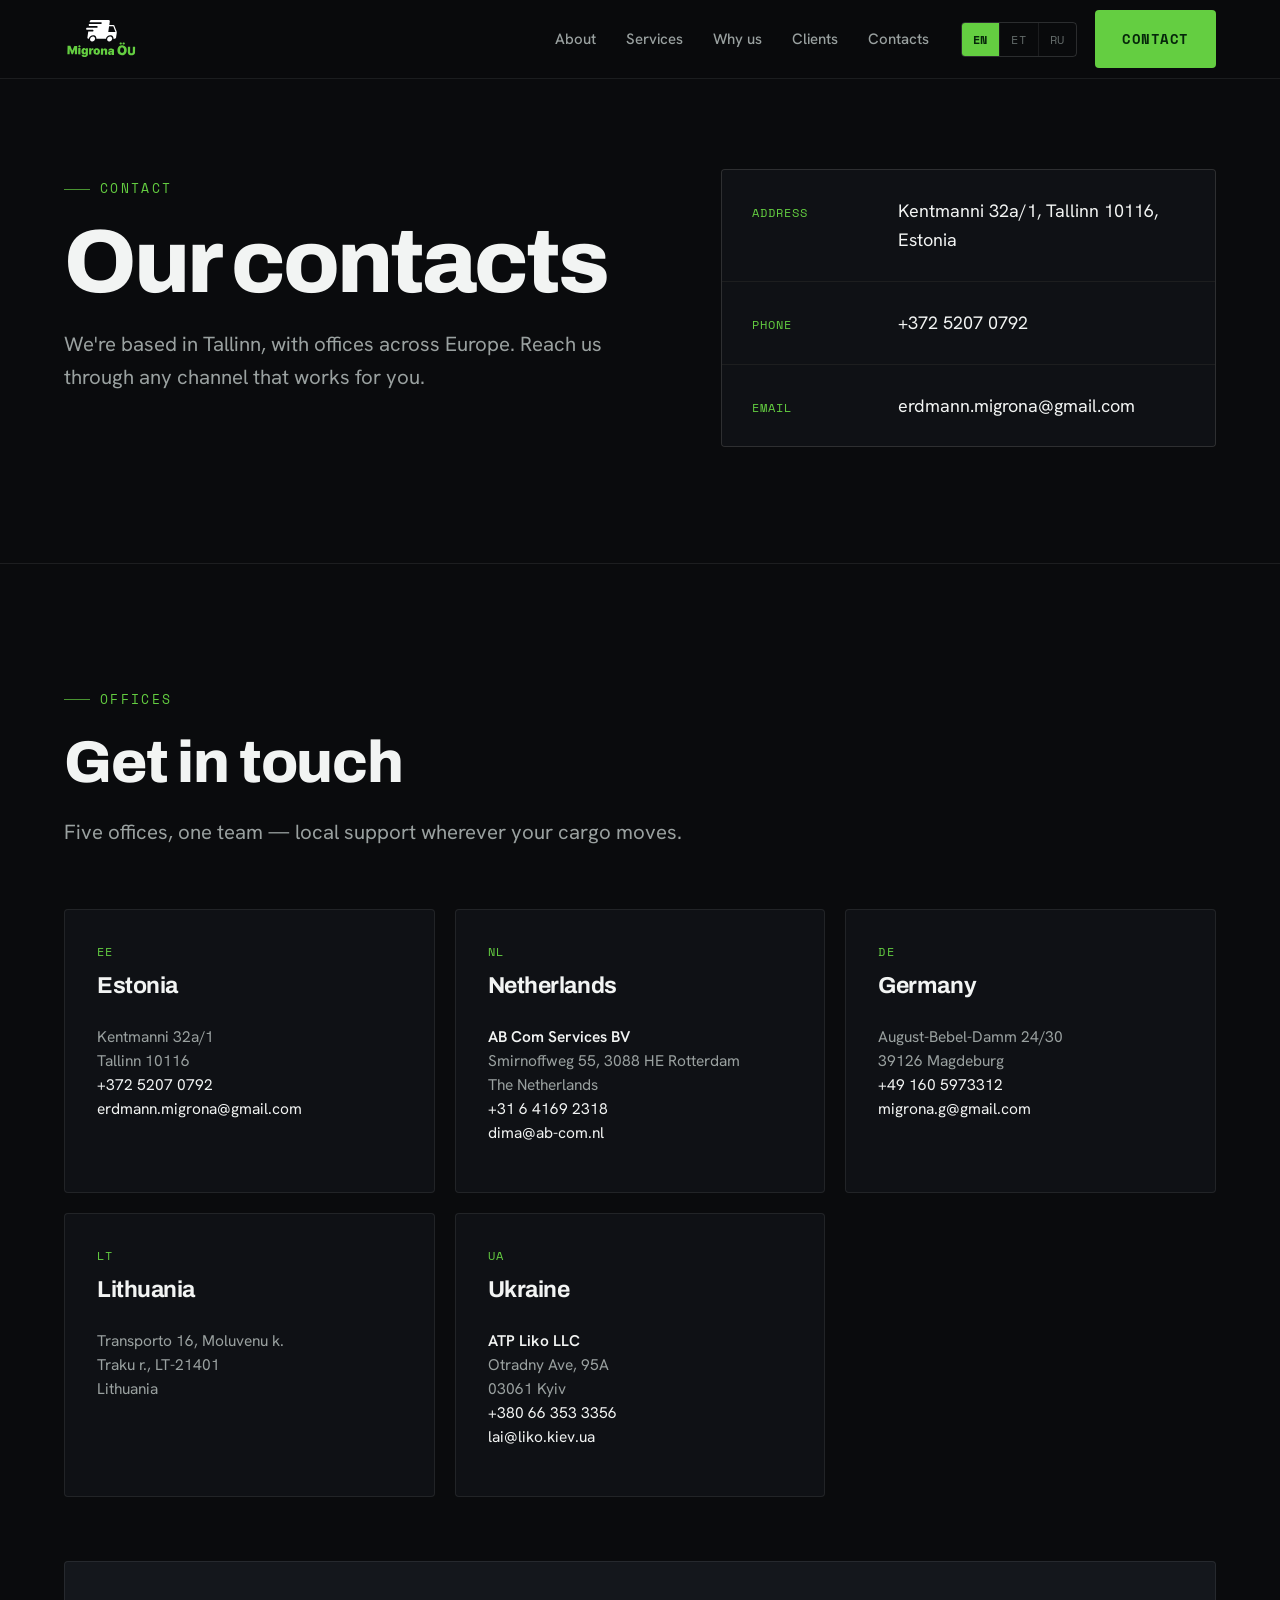
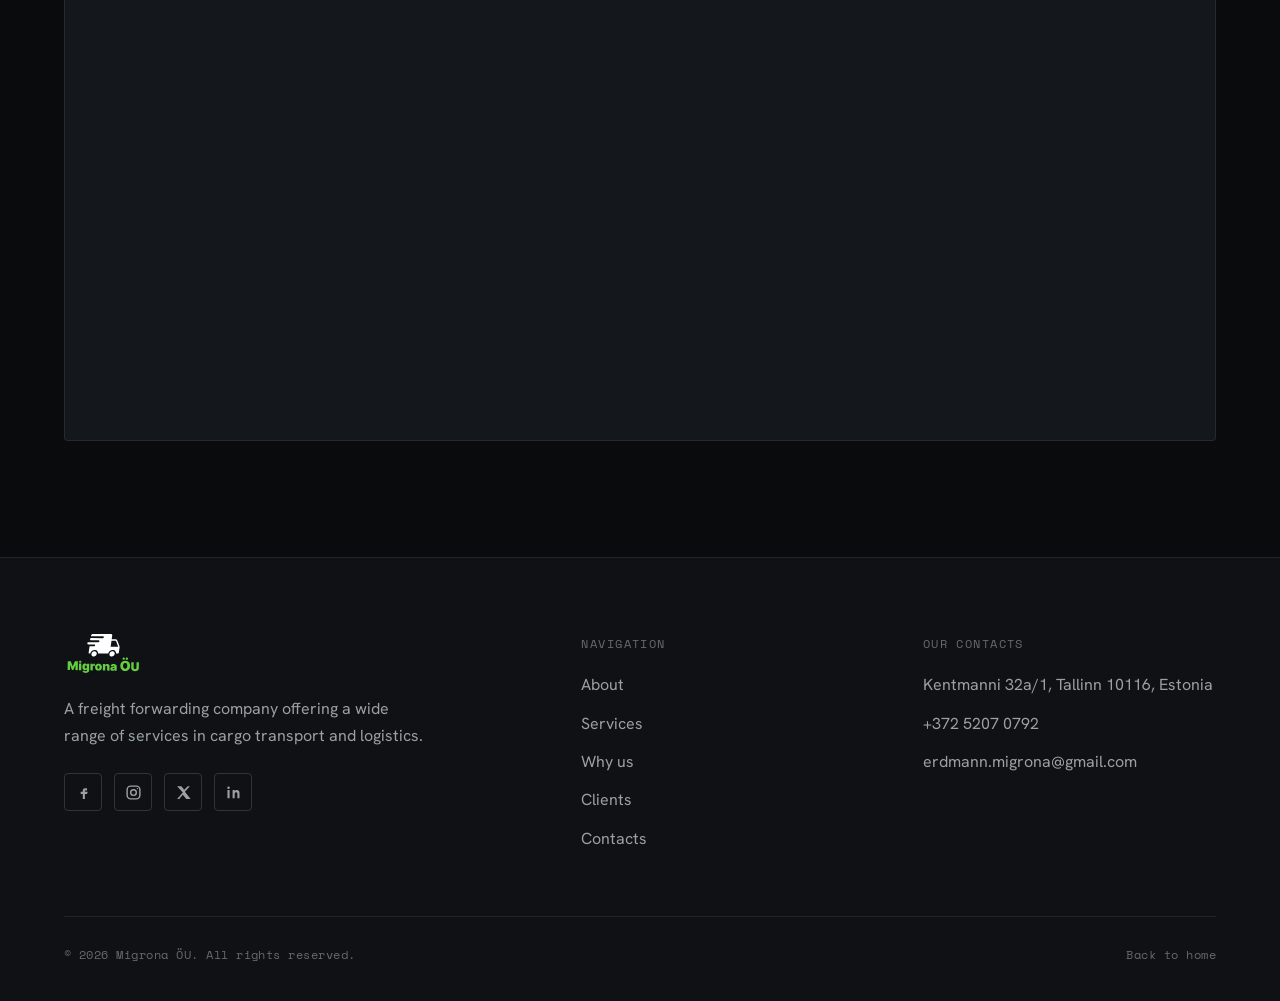
<file: contact.html>
<!DOCTYPE html>
<html lang="en">
<head>
<meta charset="utf-8">
<meta name="viewport" content="width=device-width, initial-scale=1">
<title>Contacts — Migrona ÖU</title>
<meta name="description" content="Contact Migrona ÖU — offices in Estonia, the Netherlands, Germany, Lithuania and Ukraine.">
<link rel="preconnect" href="https://fonts.googleapis.com">
<link rel="preconnect" href="https://fonts.gstatic.com" crossorigin>
<link href="https://fonts.googleapis.com/css2?family=Archivo:wght@500;600;700;800;900&family=Hanken+Grotesk:wght@400;500;600;700&family=Space+Mono:wght@400;700&display=swap" rel="stylesheet">
<link rel="stylesheet" href="css/styles.css">
<link rel="icon" href="uploads/Favicon-Migrona.svg" type="image/svg+xml">
</head>
<body>

<!-- ===================== HEADER ===================== -->
<header class="site-header">
  <div class="wrap nav">
    <a class="nav__logo" href="index.html" aria-label="Migrona ÖU home">
      <img src="assets/logo.svg" alt="Migrona ÖU">
    </a>
    <nav class="nav__links">
      <a href="index.html#about" data-i18n="nav_about">About</a>
      <a href="index.html#services" data-i18n="nav_services">Services</a>
      <a href="index.html#why" data-i18n="nav_why">Why us</a>
      <a href="index.html#clients" data-i18n="nav_clients">Clients</a>
      <a href="contact.html" data-i18n="nav_contacts">Contacts</a>
    </nav>
    <div class="nav__right">
      <div class="lang-switch" role="group" aria-label="Language">
        <button class="lang-btn" data-lang="en" aria-pressed="true">EN</button>
        <button class="lang-btn" data-lang="et" aria-pressed="false">ET</button>
        <button class="lang-btn" data-lang="ru" aria-pressed="false">RU</button>
      </div>
      <a class="btn btn--primary" href="contact.html" data-i18n="cta_contact">Contact</a>
      <button class="nav__menu-btn" aria-label="Menu" id="menuBtn"><svg viewBox="0 0 24 24" fill="none" stroke="currentColor" stroke-width="2"><line x1="4" y1="7" x2="20" y2="7"/><line x1="4" y1="12" x2="20" y2="12"/><line x1="4" y1="17" x2="20" y2="17"/></svg></button>
    </div>
  </div>
  <nav class="nav__mobile" id="navMobile">
    <a href="index.html#about" data-i18n="nav_about">About</a>
    <a href="index.html#services" data-i18n="nav_services">Services</a>
    <a href="index.html#why" data-i18n="nav_why">Why us</a>
    <a href="index.html#clients" data-i18n="nav_clients">Clients</a>
    <a href="contact.html" data-i18n="nav_contacts">Contacts</a>
  </nav>
</header>

<main>

<!-- ===================== CONTACT HERO ===================== -->
<section class="section contact-hero">
  <div class="wrap contact-top">
    <div>
      <p class="kicker" data-i18n="contact_kicker">Contact</p>
      <h1 class="display contact-title" data-i18n="contact_title">Our contacts</h1>
      <p class="lead contact-lead" data-i18n="contact_lead">We're based in Tallinn, with offices across Europe. Reach us through any channel that works for you.</p>
    </div>
    <div class="contact-cards reveal">
      <div class="cc">
        <span class="cc__k" data-i18n="contact_address_label">Address</span>
        <span class="cc__v">Kentmanni 32a/1, Tallinn 10116, Estonia</span>
      </div>
      <div class="cc">
        <span class="cc__k" data-i18n="contact_phone_label">Phone</span>
        <span class="cc__v"><a href="tel:+37052070792">+372 5207 0792</a></span>
      </div>
      <div class="cc">
        <span class="cc__k" data-i18n="contact_email_label">Email</span>
        <span class="cc__v"><a href="mailto:erdmann.migrona@gmail.com">erdmann.migrona@gmail.com</a></span>
      </div>
    </div>
  </div>
</section>

<!-- ===================== OFFICES ===================== -->
<section class="section section--line">
  <div class="wrap">
    <p class="kicker" data-i18n="offices_kicker">Offices</p>
    <h2 class="h2 head-tight" data-i18n="offices_title">Get in touch</h2>
    <p class="lead offices-intro" data-i18n="offices_intro">Five offices, one team — local support wherever your cargo moves.</p>

    <div class="offices">
      <article class="office reveal">
        <span class="office__flag">EE</span>
        <h3 class="office__country" data-i18n="office_ee">Estonia</h3>
        <p class="office__lines">
          Kentmanni 32a/1<br>
          Tallinn 10116<br>
          <a href="tel:+37052070792">+372 5207 0792</a><br>
          <a href="mailto:erdmann.migrona@gmail.com">erdmann.migrona@gmail.com</a>
        </p>
      </article>

      <article class="office reveal">
        <span class="office__flag">NL</span>
        <h3 class="office__country" data-i18n="office_nl">Netherlands</h3>
        <p class="office__lines">
          <span class="office__company">AB Com Services BV</span><br>
          Smirnoffweg 55, 3088 HE Rotterdam<br>
          The Netherlands<br>
          <a href="tel:+31641692318">+31 6 4169 2318</a><br>
          <a href="mailto:dima@ab-com.nl">dima@ab-com.nl</a>
        </p>
      </article>

      <article class="office reveal">
        <span class="office__flag">DE</span>
        <h3 class="office__country" data-i18n="office_de">Germany</h3>
        <p class="office__lines">
          August-Bebel-Damm 24/30<br>
          39126 Magdeburg<br>
          <a href="tel:+491605973312">+49 160 5973312</a><br>
          <a href="mailto:migrona.g@gmail.com">migrona.g@gmail.com</a>
        </p>
      </article>

      <article class="office reveal">
        <span class="office__flag">LT</span>
        <h3 class="office__country" data-i18n="office_lt">Lithuania</h3>
        <p class="office__lines">
          Transporto 16, Moluvenu k.<br>
          Traku r., LT-21401<br>
          Lithuania
        </p>
      </article>

      <article class="office reveal">
        <span class="office__flag">UA</span>
        <h3 class="office__country" data-i18n="office_ua">Ukraine</h3>
        <p class="office__lines">
          <span class="office__company">ATP Liko LLC</span><br>
          Otradny Ave, 95A<br>
          03061 Kyiv<br>
          <a href="tel:+380663533356">+380 66 353 3356</a><br>
          <a href="mailto:lai@liko.kiev.ua">lai@liko.kiev.ua</a>
        </p>
      </article>
    </div>

    <div class="map-wrap reveal">
      <iframe
        title="Migrona ÖU — Tallinn"
        loading="lazy"
        src="https://maps.google.com/maps?q=Kentmanni%2032a,%20Tallinn,%20Estonia&t=m&z=14&output=embed&iwloc=near"></iframe>
    </div>
  </div>
</section>

</main>

<!-- ===================== FOOTER ===================== -->
<footer class="footer">
  <div class="wrap">
    <div class="footer__grid">
      <div class="footer__brand">
        <div class="footer__logo"><img src="assets/logo.svg" alt="Migrona ÖU"></div>
        <p class="footer__tag" data-i18n="foot_tagline">A freight forwarding company offering a wide range of services in cargo transport and logistics.</p>
        <div class="footer__socials">
          <a href="https://facebook.com/" aria-label="Facebook" target="_blank" rel="noopener"><svg viewBox="0 0 24 24" fill="currentColor"><path d="M14 9h3V6h-3c-1.7 0-3 1.3-3 3v2H8v3h3v7h3v-7h3l1-3h-4V9c0-.6.4-1 1-1z"/></svg></a>
          <a href="https://instagram.com/" aria-label="Instagram" target="_blank" rel="noopener"><svg viewBox="0 0 24 24" fill="none" stroke="currentColor" stroke-width="2"><rect x="3" y="3" width="18" height="18" rx="5"/><circle cx="12" cy="12" r="4"/><circle cx="17.5" cy="6.5" r="1" fill="currentColor" stroke="none"/></svg></a>
          <a href="https://twitter.com/" aria-label="X" target="_blank" rel="noopener"><svg viewBox="0 0 24 24" fill="currentColor"><path d="M18 3h3l-7 8 8 10h-6l-5-6-5 6H3l8-9L3 3h6l4 5 5-5z"/></svg></a>
          <a href="https://linkedin.com/" aria-label="LinkedIn" target="_blank" rel="noopener"><svg viewBox="0 0 24 24" fill="currentColor"><path d="M6.5 8.5h-3V20h3V8.5zM5 3.5A1.75 1.75 0 105 7a1.75 1.75 0 000-3.5zM20.5 20h-3v-6c0-1.5-.5-2.5-1.8-2.5-1 0-1.6.7-1.9 1.4-.1.2-.1.6-.1.9V20h-3V8.5h3v1.5c.5-.7 1.3-1.7 3.1-1.7 2.3 0 3.7 1.5 3.7 4.6V20z"/></svg></a>
        </div>
      </div>
      <div class="footer__col footer__col--nav">
        <h4 data-i18n="foot_nav">Navigation</h4>
        <ul>
          <li><a href="index.html#about" data-i18n="nav_about">About</a></li>
          <li><a href="index.html#services" data-i18n="nav_services">Services</a></li>
          <li><a href="index.html#why" data-i18n="nav_why">Why us</a></li>
          <li><a href="index.html#clients" data-i18n="nav_clients">Clients</a></li>
          <li><a href="contact.html" data-i18n="nav_contacts">Contacts</a></li>
        </ul>
      </div>
      <div class="footer__col">
        <h4 data-i18n="foot_contacts">Our contacts</h4>
        <ul>
          <li>Kentmanni 32a/1, Tallinn 10116, Estonia</li>
          <li><a href="tel:+37052070792">+372 5207 0792</a></li>
          <li><a href="mailto:erdmann.migrona@gmail.com">erdmann.migrona@gmail.com</a></li>
        </ul>
      </div>
    </div>
    <div class="footer__bottom">
      <span>© 2026 Migrona ÖU. <span data-i18n="foot_rights">All rights reserved.</span></span>
      <span><a href="index.html" data-i18n="back_home">Back to home</a></span>
    </div>
  </div>
</footer>

<script src="image-slot.js"></script>
<script src="js/i18n.js"></script>
<script>
  (function () {
    var obs = new IntersectionObserver(function (entries) {
      entries.forEach(function (e) { if (e.isIntersecting) { e.target.classList.add("in"); obs.unobserve(e.target); } });
    }, { threshold: 0.12 });
    document.querySelectorAll(".reveal").forEach(function (el) { obs.observe(el); });
  })();
  (function () {
    var btn = document.getElementById("menuBtn"), panel = document.getElementById("navMobile");
    if (!btn || !panel) return;
    btn.addEventListener("click", function () { panel.classList.toggle("open"); });
    panel.querySelectorAll("a").forEach(function (a) { a.addEventListener("click", function () { panel.classList.remove("open"); }); });
  })();
</script>
</body>
</html>
</file>
<file: css/styles.css>
/* ===========================================================
   Migrona ÖU — dark design system
   Near-black control-room aesthetic · brand green #64CE41
   Display: Archivo · Body: Hanken Grotesk · Labels: Space Mono
   =========================================================== */

:root {
  --bg:        #0a0b0d;
  --bg-1:      #0f1115;
  --bg-2:      #14171c;
  --bg-3:      #191d23;
  --line:      rgba(255,255,255,0.08);
  --line-2:    rgba(255,255,255,0.14);
  --fg:        #f2f4f3;
  --fg-dim:    #9aa1a0;
  --fg-faint:  #646b6a;
  --accent:    #64ce41;
  --accent-2:  #7ee05c;
  --accent-deep:#3f9d24;
  --accent-glow: rgba(100,206,65,0.18);

  --font-display: "Archivo", system-ui, sans-serif;
  --font-body:    "Hanken Grotesk", system-ui, sans-serif;
  --font-mono:    "Space Mono", ui-monospace, monospace;

  --maxw: 1280px;
  --pad-x: clamp(20px, 5vw, 80px);
  --radius: 4px;
  --section-y: clamp(72px, 9vw, 150px);
}

* { box-sizing: border-box; }

html { scroll-behavior: smooth; scroll-padding-top: 90px; }

body {
  margin: 0;
  background: var(--bg);
  color: var(--fg);
  font-family: var(--font-body);
  font-size: 18px;
  line-height: 1.65;
  -webkit-font-smoothing: antialiased;
  text-rendering: optimizeLegibility;
  overflow-x: hidden;
}

::selection { background: var(--accent); color: #07260a; }

a { color: inherit; text-decoration: none; }
img { display: block; max-width: 100%; }

/* ---------- Layout primitives ---------- */
.wrap { width: 100%; max-width: var(--maxw); margin: 0 auto; padding-inline: var(--pad-x); }
.section { padding-block: var(--section-y); position: relative; }
.section--line { border-top: 1px solid var(--line); }

/* ---------- Type ---------- */
.kicker {
  font-family: var(--font-mono);
  font-size: 13px;
  letter-spacing: 0.18em;
  text-transform: uppercase;
  color: var(--accent);
  margin: 0 0 22px;
  display: inline-flex;
  align-items: center;
  gap: 10px;
}
.kicker::before {
  content: "";
  width: 26px; height: 1px;
  background: var(--accent);
  opacity: 0.7;
}

h1, h2, h3 { font-family: var(--font-display); font-weight: 800; letter-spacing: -0.02em; line-height: 1.02; margin: 0; }

.display {
  font-size: clamp(48px, 9vw, 132px);
  font-weight: 800;
  letter-spacing: -0.035em;
  line-height: 0.9;
}
.h2 { font-size: clamp(32px, 4.6vw, 60px); line-height: 1.02; }
.h3 { font-size: clamp(21px, 2vw, 26px); letter-spacing: -0.01em; line-height: 1.12; }

.lead { font-size: clamp(18px, 1.6vw, 22px); color: var(--fg-dim); line-height: 1.6; max-width: 60ch; }
.muted { color: var(--fg-dim); }
.body-lg { font-size: clamp(17px, 1.4vw, 19px); color: var(--fg-dim); line-height: 1.7; }

/* heading spacing utilities */
.head-tight { margin-bottom: 24px; }
.head-wide { margin-bottom: clamp(40px, 5vw, 64px); }
.about__title-h { margin-bottom: 26px; }
.about__cta { margin-top: 34px; }
.contact-title { font-size: clamp(44px, 7vw, 96px); }
.contact-lead { margin-top: 26px; }
.offices-intro { margin-bottom: clamp(40px, 5vw, 60px); }

/* ---------- Buttons ---------- */
.btn {
  display: inline-flex;
  align-items: center;
  gap: 12px;
  font-family: var(--font-mono);
  font-size: 14px;
  letter-spacing: 0.04em;
  text-transform: uppercase;
  padding: 16px 26px;
  border-radius: var(--radius);
  border: 1px solid transparent;
  cursor: pointer;
  transition: transform .18s ease, background .2s ease, border-color .2s ease, color .2s ease;
  white-space: nowrap;
}
.btn svg { width: 16px; height: 16px; }
.btn--primary { background: var(--accent); color: #06260a; font-weight: 700; }
.btn--primary:hover { background: var(--accent-2); transform: translateY(-2px); }
.btn--ghost { background: transparent; color: var(--fg); border-color: var(--line-2); }
.btn--ghost:hover { border-color: var(--accent); color: var(--accent); transform: translateY(-2px); }
.btn .arrow { transition: transform .2s ease; }
.btn:hover .arrow { transform: translateX(4px); }

/* ---------- Header / nav ---------- */
.site-header {
  position: sticky; top: 0; z-index: 50;
  background: color-mix(in oklab, var(--bg) 78%, transparent);
  backdrop-filter: blur(14px) saturate(1.2);
  border-bottom: 1px solid var(--line);
}
.nav {
  display: flex; align-items: center; gap: 32px;
  height: 78px;
}
.nav__logo { display: flex; align-items: center; }
.nav__logo svg, .nav__logo img { height: 38px; width: auto; }
.nav__links { display: flex; align-items: center; gap: 30px; margin-left: auto; }
.nav__links a {
  font-size: 15px; color: var(--fg-dim); font-weight: 500;
  transition: color .18s ease; position: relative; padding: 4px 0;
}
.nav__links a:hover { color: var(--fg); }
.nav__right { display: flex; align-items: center; gap: 18px; }

.lang-switch { display: flex; align-items: center; border: 1px solid var(--line-2); border-radius: var(--radius); overflow: hidden; }
.lang-btn {
  font-family: var(--font-mono); font-size: 12px; letter-spacing: 0.06em;
  background: transparent; color: var(--fg-faint); border: none; cursor: pointer;
  padding: 8px 11px; transition: color .15s ease, background .15s ease;
}
.lang-btn + .lang-btn { border-left: 1px solid var(--line); }
.lang-btn:hover { color: var(--fg); }
.lang-btn[aria-pressed="true"] { color: #06260a; background: var(--accent); font-weight: 700; }

.nav__menu-btn {
  display: none;
  background: transparent; border: 1px solid var(--line-2); border-radius: var(--radius);
  width: 44px; height: 40px; cursor: pointer; color: var(--fg);
  align-items: center; justify-content: center; flex: none;
}
.nav__menu-btn svg { width: 20px; height: 20px; }
.nav__mobile {
  display: none;
  border-top: 1px solid var(--line);
  background: var(--bg-1);
}
.nav__mobile.open { display: block; }
.nav__mobile a {
  display: block; padding: 16px var(--pad-x); color: var(--fg-dim);
  font-size: 17px; border-bottom: 1px solid var(--line); transition: color .15s ease;
}
.nav__mobile a:hover { color: var(--accent); }

/* ---------- Hero ---------- */
.hero {
  position: relative;
  min-height: 100svh;
  display: flex;
  flex-direction: column;
  padding-block: 0;
  overflow: hidden;
}
.hero__bg { position: absolute; inset: 0; z-index: 0; }
.hero__video { width: 100%; height: 100%; object-fit: cover; display: block; }
.hero__overlay {
  position: absolute;
  inset: 0;
  z-index: 1;
  background: linear-gradient(
    to bottom,
    rgba(10,11,13,0.10) 0%,
    rgba(10,11,13,0.45) 45%,
    rgba(10,11,13,0.88) 80%,
    rgba(10,11,13,0.97) 100%
  );
}
.hero__wrap {
  position: relative;
  z-index: 2;
  flex: 1;
  display: flex;
  flex-direction: column;
  justify-content: flex-end;
  padding-top: 140px;
  padding-bottom: clamp(48px, 6vw, 80px);
}
.hero__intro { max-width: 720px; }
.hero__title { margin: 0 0 28px; font-weight: 400; font-size: clamp(44px, 7.4vw, 101px); text-shadow: 0 2px 32px rgba(0,0,0,0.8); }
.hero__title .green { color: var(--accent); }
.hero__body { max-width: 46ch; margin: 0 0 36px; text-shadow: 0 1px 16px rgba(0,0,0,0.7); }
.hero__cta { display: flex; gap: 16px; flex-wrap: wrap; }

/* moving route accent under hero */
.route-line {
  margin-top: clamp(48px, 6vw, 90px);
  height: 1px; background: var(--line);
  position: relative; overflow: hidden;
}
.route-line::after {
  content: ""; position: absolute; top: 0; left: 0; height: 1px; width: 180px;
  background: linear-gradient(90deg, transparent, var(--accent), transparent);
  animation: route 4.5s linear infinite;
}
@keyframes route { from { transform: translateX(-180px); } to { transform: translateX(100vw); } }
@media (prefers-reduced-motion: reduce) { .route-line::after { animation: none; } }

/* ---------- Stat strip ---------- */
.stats {
  display: grid; grid-template-columns: repeat(3, 1fr);
  border: 1px solid var(--line);
  border-radius: var(--radius);
  overflow: hidden;
  margin-top: clamp(40px, 5vw, 64px);
  background: var(--bg-1);
}
.stat { padding: clamp(26px, 3vw, 40px); border-right: 1px solid var(--line); }
.stat:last-child { border-right: none; }
.stat__num { font-family: var(--font-display); font-weight: 800; font-size: clamp(40px, 5vw, 68px); line-height: 1; letter-spacing: -0.03em; color: var(--fg); }
.stat__num .unit { color: var(--accent); }
.stat__label { font-family: var(--font-mono); font-size: 13px; letter-spacing: 0.06em; color: var(--fg-dim); margin-top: 14px; text-transform: uppercase; }

/* ---------- About ---------- */
.about__grid { display: grid; grid-template-columns: 1fr 1fr; gap: clamp(40px, 6vw, 96px); align-items: center; }
.about__lead { font-family: var(--font-display); font-weight: 700; font-size: clamp(22px, 2.4vw, 30px); line-height: 1.25; letter-spacing: -0.01em; color: var(--fg); margin: 0 0 26px; }
.about__visual { min-height: 440px; }
.about__visual image-slot { width: 100%; height: 100%; min-height: 440px; }

/* ---------- Services ---------- */
.svc-intro { max-width: 70ch; margin: 0 0 clamp(40px, 5vw, 64px); }
.svc-grid { display: grid; grid-template-columns: repeat(3, 1fr); gap: 1px; background: var(--line); border: 1px solid var(--line); border-radius: var(--radius); overflow: hidden; }
.svc-card { background: var(--bg-1); padding: clamp(28px, 3vw, 44px); display: flex; flex-direction: column; gap: 14px; transition: background .25s ease; min-height: 230px; }
.svc-card:hover { background: var(--bg-3); }
.svc-card__no { font-family: var(--font-mono); font-size: 13px; color: var(--accent); letter-spacing: 0.1em; }
.svc-card__title { font-family: var(--font-display); font-weight: 700; font-size: clamp(20px, 1.9vw, 25px); line-height: 1.1; letter-spacing: -0.01em; }
.svc-card__body { color: var(--fg-dim); font-size: 16px; line-height: 1.6; margin: 0; }
.svc-card:hover .svc-card__title { color: var(--accent); }

/* ---------- Goal (quote band) ---------- */
.goal { position: relative; overflow: hidden; isolation: isolate; border-block: 1px solid var(--line); }
.goal__video {
  position: absolute;
  top: 0; left: 0; width: 100%; height: 100%;
  object-fit: cover; display: block; z-index: 0;
}
.goal__overlay {
  position: absolute;
  top: 0; left: 0; width: 100%; height: 100%;
  z-index: 1;
  background: linear-gradient(to bottom, rgba(10,11,13,0.62) 0%, rgba(10,11,13,0.78) 100%);
}
.goal__wrap { position: relative; z-index: 2; }
.goal__quote { font-family: var(--font-display); font-weight: 700; font-size: clamp(30px, 4.4vw, 64px); line-height: 1.08; letter-spacing: -0.025em; max-width: 18ch; margin: 0 0 36px; text-shadow: 0 2px 24px rgba(0,0,0,0.7); }
.goal__quote .green { color: var(--accent); }
.goal__author { font-family: var(--font-mono); font-size: 15px; letter-spacing: 0.06em; color: var(--fg-dim); }

/* ---------- Why us ---------- */
.why-grid { display: grid; grid-template-columns: repeat(3, 1fr); gap: 20px; }
.why-card { border: 1px solid var(--line); border-radius: var(--radius); padding: clamp(28px, 3vw, 40px); background: var(--bg-1); display: flex; flex-direction: column; gap: 16px; transition: border-color .25s ease, transform .25s ease; }
.why-card:hover { border-color: var(--line-2); transform: translateY(-4px); }
.why-card__mark { width: 40px; height: 40px; border-radius: 50%; border: 1px solid var(--accent); color: var(--accent); display: grid; place-items: center; font-family: var(--font-mono); font-size: 14px; }
.why-card__title { font-family: var(--font-display); font-weight: 700; font-size: clamp(20px, 1.9vw, 24px); }
.why-card__body { color: var(--fg-dim); font-size: 16px; line-height: 1.6; margin: 0; }

/* ---------- Testimonials ---------- */
.t-grid { display: grid; grid-template-columns: repeat(3, 1fr); gap: 20px; }
.t-card { border: 1px solid var(--line); border-radius: var(--radius); padding: clamp(28px, 3vw, 38px); background: var(--bg-1); display: flex; flex-direction: column; }
.t-card__quote { font-size: 17px; line-height: 1.6; color: var(--fg); margin: 0 0 28px; }
.t-card__quote::before { content: "“"; font-family: var(--font-display); color: var(--accent); font-size: 56px; line-height: 0; display: block; height: 28px; }
.t-card__person { display: flex; align-items: center; gap: 14px; margin-top: auto; }
.t-card__avatar { width: 52px; height: 52px; flex: none; border-radius: 50%; overflow: hidden; }
.t-card__avatar img { width: 52px; height: 52px; display: block; border-radius: 50%; }
.t-card__name { font-family: var(--font-display); font-weight: 700; font-size: 17px; }
.t-card__role { font-family: var(--font-mono); font-size: 12px; letter-spacing: 0.05em; color: var(--fg-faint); margin-top: 3px; }

/* ---------- CTA band ---------- */
.cta-band { background: var(--bg); border-top: 1px solid var(--line); }
.cta-band__inner { display: grid; grid-template-columns: 1.4fr auto; gap: 40px; align-items: center; }
.cta-band__title { font-family: var(--font-display); font-weight: 800; font-size: clamp(30px, 4vw, 54px); line-height: 1.04; letter-spacing: -0.025em; max-width: 20ch; }
.cta-band__body { color: var(--fg-dim); margin-top: 18px; max-width: 48ch; }

/* ---------- Footer ---------- */
.footer { background: var(--bg-1); border-top: 1px solid var(--line); padding-block: clamp(56px, 6vw, 84px) 36px; }
.footer__grid { display: grid; grid-template-columns: 1.6fr 1fr 1fr; gap: 48px; }
.footer__logo svg, .footer__logo img { height: 40px; margin-bottom: 22px; }
.footer__tag { color: var(--fg-dim); max-width: 40ch; font-size: 16px; }
.footer__col h4 { font-family: var(--font-mono); font-size: 12px; letter-spacing: 0.12em; text-transform: uppercase; color: var(--fg-faint); margin: 0 0 18px; font-weight: 400; }
.footer__col ul { list-style: none; margin: 0; padding: 0; display: flex; flex-direction: column; gap: 12px; }
.footer__col a, .footer__col li { color: var(--fg-dim); font-size: 16px; transition: color .15s ease; }
.footer__col a:hover { color: var(--accent); }
.footer__socials { display: flex; gap: 12px; margin-top: 24px; }
.footer__socials a { width: 38px; height: 38px; border: 1px solid var(--line-2); border-radius: var(--radius); display: grid; place-items: center; color: var(--fg-dim); transition: all .18s ease; }
.footer__socials a:hover { border-color: var(--accent); color: var(--accent); }
.footer__socials svg { width: 17px; height: 17px; }
.footer__bottom { margin-top: clamp(48px, 5vw, 72px); padding-top: 28px; border-top: 1px solid var(--line); display: flex; justify-content: space-between; gap: 20px; flex-wrap: wrap; font-family: var(--font-mono); font-size: 12px; letter-spacing: 0.04em; color: var(--fg-faint); }

/* ---------- Contact page ---------- */
.contact-hero { padding-top: clamp(56px, 7vw, 110px); }
.contact-top { display: grid; grid-template-columns: 1.2fr 1fr; gap: clamp(36px, 5vw, 80px); align-items: start; }
.contact-cards { display: grid; grid-template-columns: 1fr; gap: 1px; background: var(--line); border: 1px solid var(--line); border-radius: var(--radius); overflow: hidden; }
.cc { background: var(--bg-1); padding: 26px 30px; display: grid; grid-template-columns: 130px 1fr; gap: 16px; align-items: baseline; }
.cc__k { font-family: var(--font-mono); font-size: 12px; letter-spacing: 0.08em; text-transform: uppercase; color: var(--accent); }
.cc__v { font-size: 18px; color: var(--fg); }
.cc__v a:hover { color: var(--accent); }

.offices { display: grid; grid-template-columns: repeat(3, 1fr); gap: 20px; }
.office { border: 1px solid var(--line); border-radius: var(--radius); padding: clamp(24px, 2.5vw, 34px); background: var(--bg-1); display: flex; flex-direction: column; gap: 12px; transition: border-color .2s ease, transform .2s ease; }
.office:hover { border-color: var(--line-2); transform: translateY(-4px); }
.office__flag { font-family: var(--font-mono); font-size: 12px; letter-spacing: 0.1em; color: var(--accent); text-transform: uppercase; }
.office__country { font-family: var(--font-display); font-weight: 700; font-size: 23px; }
.office__lines { color: var(--fg-dim); font-size: 15.5px; line-height: 1.55; }
.office__lines a { color: var(--fg); }
.office__lines a:hover { color: var(--accent); }
.office__company { color: var(--fg); font-weight: 600; }

.map-wrap { border: 1px solid var(--line); border-radius: var(--radius); overflow: hidden; margin-top: clamp(40px, 5vw, 64px); height: clamp(320px, 40vw, 480px); background: var(--bg-2); }
.map-wrap iframe { width: 100%; height: 100%; border: 0; filter: grayscale(0.4) invert(0.92) hue-rotate(180deg) brightness(0.95) contrast(0.95); }

/* ---------- image-slot theming ---------- */
image-slot {
  --is-bg: var(--bg-2);
  background: var(--bg-2);
  border: 1px solid var(--line);
  border-radius: var(--radius);
  color: var(--fg-faint);
  font-family: var(--font-mono);
  font-size: 13px;
}

/* ---------- reveal animation ---------- */
.reveal { opacity: 0; transform: translateY(24px); transition: opacity .7s ease, transform .7s ease; }
.reveal.in { opacity: 1; transform: none; }
@media (prefers-reduced-motion: reduce) { .reveal { opacity: 1; transform: none; } }

/* ---------- Responsive ---------- */
@media (max-width: 980px) {
.about__grid, .contact-top, .cta-band__inner { grid-template-columns: 1fr; }
  .svc-grid, .why-grid, .t-grid, .offices { grid-template-columns: repeat(2, 1fr); }
  .footer__grid { grid-template-columns: 1fr 1fr; }
  .nav__links { display: none; }
  .nav__menu-btn { display: inline-flex; }
  .footer__col--nav { display: none; }
}
@media (max-width: 600px) {
  body { font-size: 16px; }
  .stats { grid-template-columns: 1fr; }
  .stat { border-right: none; border-bottom: 1px solid var(--line); }
  .stat:last-child { border-bottom: none; }
  .svc-grid, .why-grid, .t-grid, .offices, .footer__grid { grid-template-columns: 1fr; }
  .nav { gap: 14px; }
  .cc { grid-template-columns: 1fr; gap: 4px; }
}
</file>
